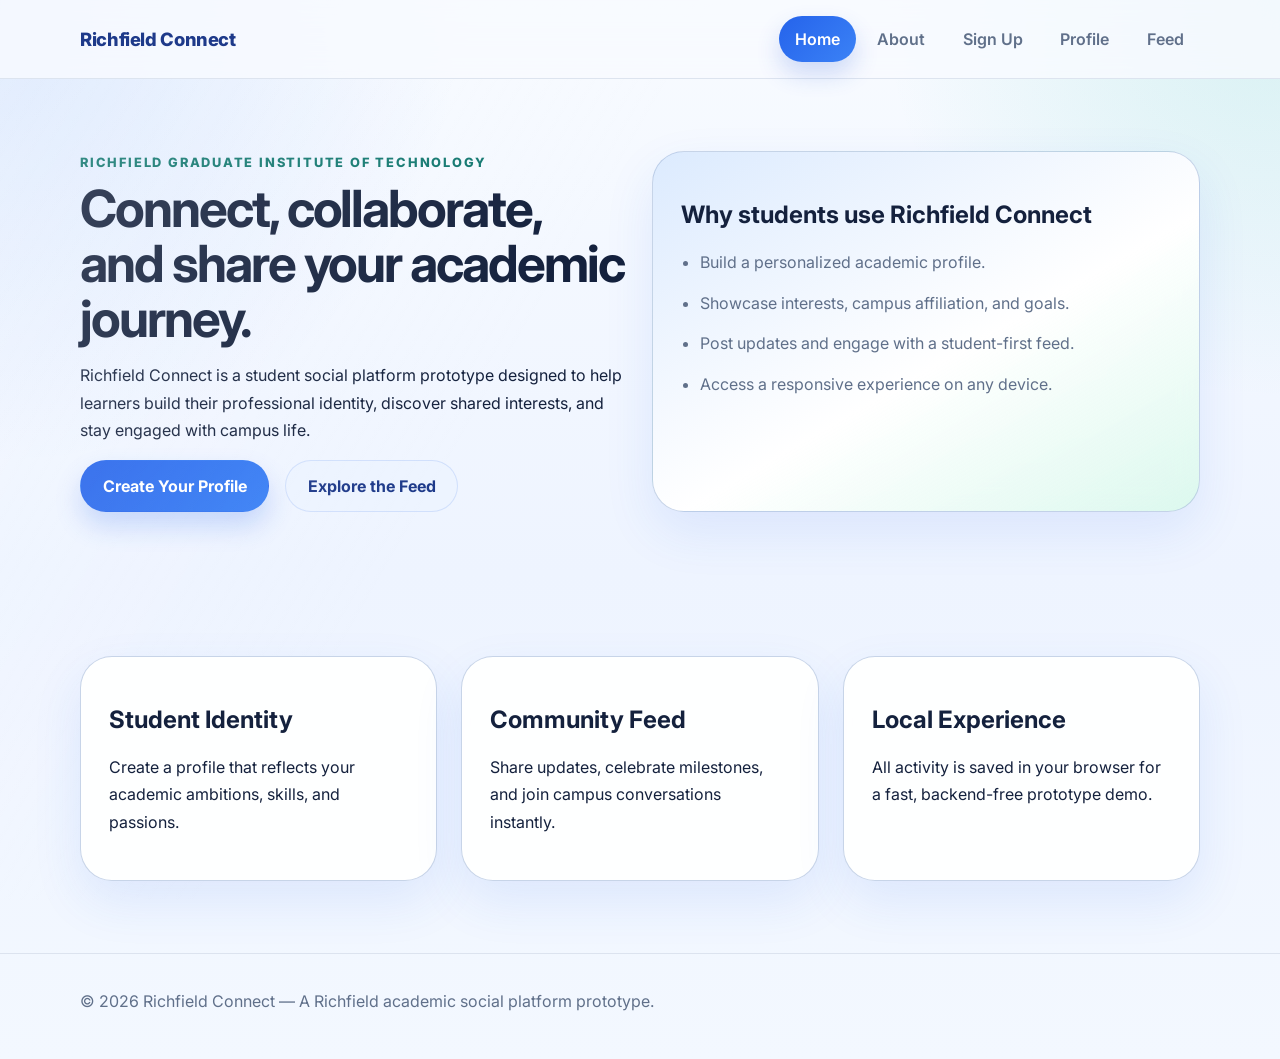
<file: index.html>
<!DOCTYPE html>
<html lang="en">
  <head>
    <meta charset="UTF-8" />
    <meta name="viewport" content="width=device-width, initial-scale=1.0" />
    <title>Richfield Connect | Home</title>
    <link rel="preconnect" href="https://fonts.googleapis.com" />
    <link rel="preconnect" href="https://fonts.gstatic.com" crossorigin />
    <link
      href="https://fonts.googleapis.com/css2?family=Inter:wght@400;500;600;700&display=swap"
      rel="stylesheet"
    />
    <link rel="stylesheet" href="css/styles.css" />
  </head>
  <body data-page="home">
    <header class="site-header">
      <nav class="navbar container" aria-label="Primary navigation">
        <a class="brand" href="index.html">Richfield Connect</a>
        <button class="nav-toggle" type="button" aria-label="Toggle navigation">
          ☰
        </button>
        <div class="nav-links">
          <a href="index.html" class="nav-link active">Home</a>
          <a href="about.html" class="nav-link">About</a>
          <a href="signup.html" class="nav-link">Sign Up</a>
          <a href="profile.html" class="nav-link">Profile</a>
          <a href="feed.html" class="nav-link">Feed</a>
        </div>
      </nav>
    </header>

    <main>
      <section class="hero-section">
        <div class="container hero-grid">
          <div class="hero-copy">
            <span class="eyebrow">Richfield Graduate Institute of Technology</span>
            <h1>Connect, collaborate, and share your academic journey.</h1>
            <p>
              Richfield Connect is a student social platform prototype designed to help learners
              build their professional identity, discover shared interests, and stay engaged with
              campus life.
            </p>
            <div class="hero-actions">
              <a class="button primary-button cta-pulse" href="signup.html">Create Your Profile</a>
              <a class="button secondary-button" href="feed.html">Explore the Feed</a>
            </div>
          </div>
          <div class="hero-card card">
            <h2>Why students use Richfield Connect</h2>
            <ul class="feature-list">
              <li>Build a personalized academic profile.</li>
              <li>Showcase interests, campus affiliation, and goals.</li>
              <li>Post updates and engage with a student-first feed.</li>
              <li>Access a responsive experience on any device.</li>
            </ul>
          </div>
        </div>
      </section>

      <section class="info-section">
        <div class="container section-grid">
          <article class="card">
            <h2>Student Identity</h2>
            <p>Create a profile that reflects your academic ambitions, skills, and passions.</p>
          </article>
          <article class="card">
            <h2>Community Feed</h2>
            <p>Share updates, celebrate milestones, and join campus conversations instantly.</p>
          </article>
          <article class="card">
            <h2>Local Experience</h2>
            <p>All activity is saved in your browser for a fast, backend-free prototype demo.</p>
          </article>
        </div>
      </section>
    </main>

    <footer class="site-footer">
      <div class="container">
        <p>© 2026 Richfield Connect — A Richfield academic social platform prototype.</p>
      </div>
    </footer>

    <script src="https://code.jquery.com/jquery-3.7.1.min.js"></script>
    <script src="js/main.js"></script>
  </body>
</html>
</file>
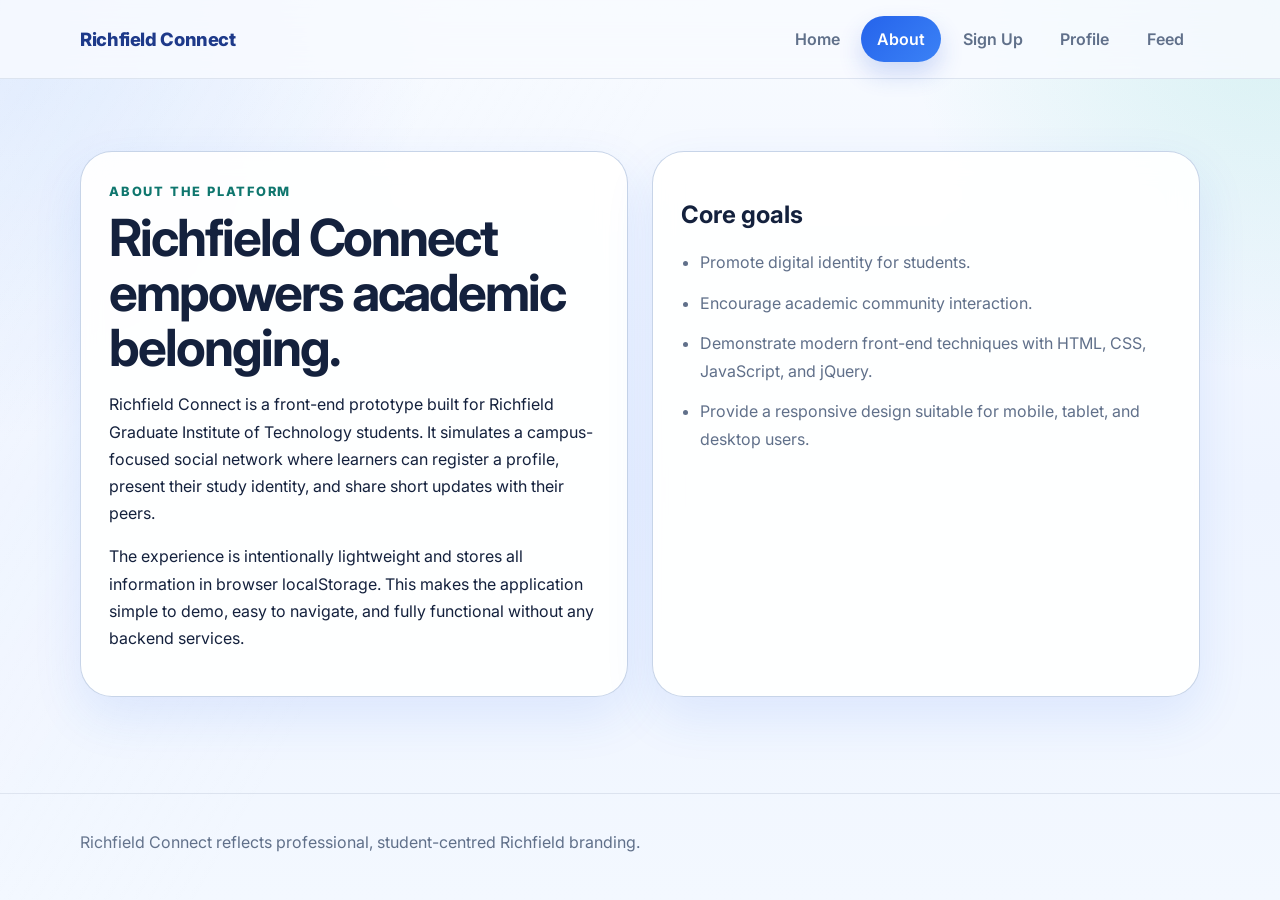
<file: about.html>
<!DOCTYPE html>
<html lang="en">
  <head>
    <meta charset="UTF-8" />
    <meta name="viewport" content="width=device-width, initial-scale=1.0" />
    <title>Richfield Connect | About</title>
    <link rel="preconnect" href="https://fonts.googleapis.com" />
    <link rel="preconnect" href="https://fonts.gstatic.com" crossorigin />
    <link
      href="https://fonts.googleapis.com/css2?family=Inter:wght@400;500;600;700&display=swap"
      rel="stylesheet"
    />
    <link rel="stylesheet" href="css/styles.css" />
  </head>
  <body data-page="about">
    <header class="site-header">
      <nav class="navbar container" aria-label="Primary navigation">
        <a class="brand" href="index.html">Richfield Connect</a>
        <button class="nav-toggle" type="button" aria-label="Toggle navigation">
          ☰
        </button>
        <div class="nav-links">
          <a href="index.html" class="nav-link">Home</a>
          <a href="about.html" class="nav-link active">About</a>
          <a href="signup.html" class="nav-link">Sign Up</a>
          <a href="profile.html" class="nav-link">Profile</a>
          <a href="feed.html" class="nav-link">Feed</a>
        </div>
      </nav>
    </header>

    <main class="page-section">
      <div class="container about-layout">
        <section class="card about-main">
          <span class="eyebrow">About the platform</span>
          <h1>Richfield Connect empowers academic belonging.</h1>
          <p>
            Richfield Connect is a front-end prototype built for Richfield Graduate Institute of
            Technology students. It simulates a campus-focused social network where learners can
            register a profile, present their study identity, and share short updates with their
            peers.
          </p>
          <p>
            The experience is intentionally lightweight and stores all information in browser
            localStorage. This makes the application simple to demo, easy to navigate, and fully
            functional without any backend services.
          </p>
        </section>

        <aside class="card about-sidebar">
          <h2>Core goals</h2>
          <ul class="feature-list">
            <li>Promote digital identity for students.</li>
            <li>Encourage academic community interaction.</li>
            <li>Demonstrate modern front-end techniques with HTML, CSS, JavaScript, and jQuery.</li>
            <li>Provide a responsive design suitable for mobile, tablet, and desktop users.</li>
          </ul>
        </aside>
      </div>
    </main>

    <footer class="site-footer">
      <div class="container">
        <p>Richfield Connect reflects professional, student-centred Richfield branding.</p>
      </div>
    </footer>

    <script src="https://code.jquery.com/jquery-3.7.1.min.js"></script>
    <script src="js/main.js"></script>
  </body>
</html>
</file>
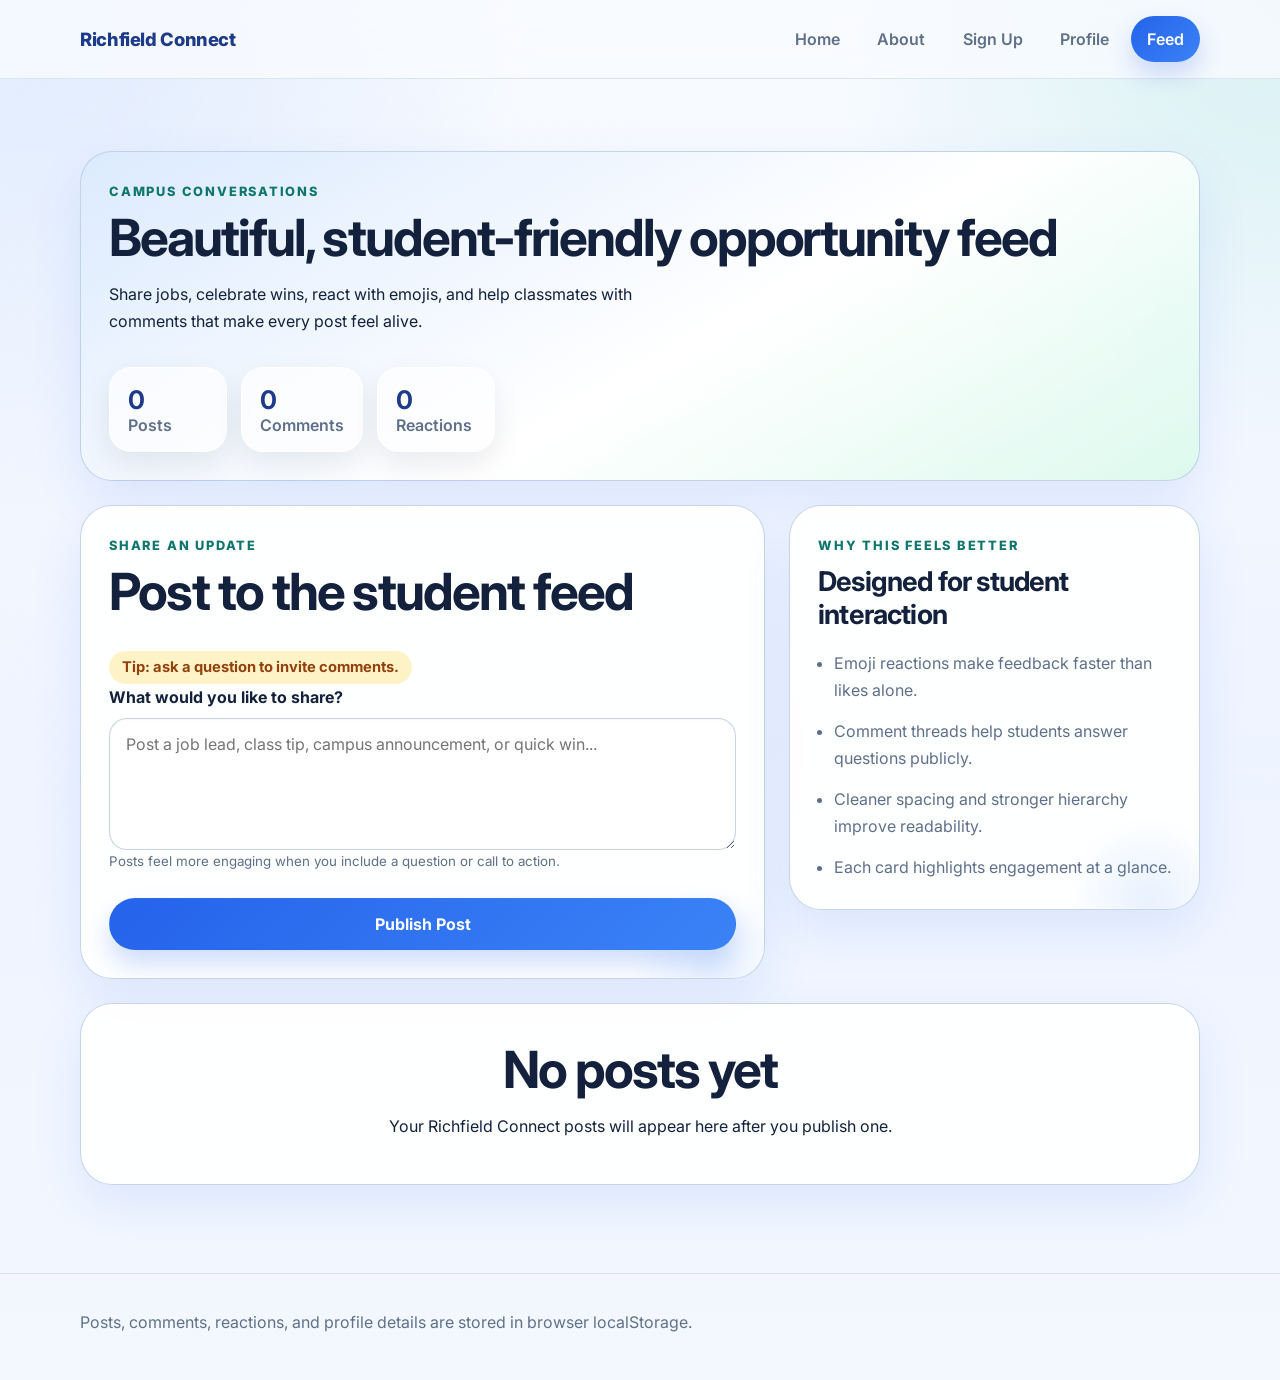
<file: feed.html>
<!DOCTYPE html>
<html lang="en">
  <head>
    <meta charset="UTF-8" />
    <meta name="viewport" content="width=device-width, initial-scale=1.0" />
    <title>Richfield Connect | Feed</title>
    <link rel="preconnect" href="https://fonts.googleapis.com" />
    <link rel="preconnect" href="https://fonts.gstatic.com" crossorigin />
    <link
      href="https://fonts.googleapis.com/css2?family=Inter:wght@400;500;600;700;800&display=swap"
      rel="stylesheet"
    />
    <link rel="stylesheet" href="css/styles.css" />
  </head>
  <body data-page="feed">
    <header class="site-header">
      <nav class="navbar container" aria-label="Primary navigation">
        <a class="brand" href="index.html">Richfield Connect</a>
        <button class="nav-toggle" type="button" aria-label="Toggle navigation">
          ☰
        </button>
        <div class="nav-links">
          <a href="index.html" class="nav-link">Home</a>
          <a href="about.html" class="nav-link">About</a>
          <a href="signup.html" class="nav-link">Sign Up</a>
          <a href="profile.html" class="nav-link">Profile</a>
          <a href="feed.html" class="nav-link active">Feed</a>
        </div>
      </nav>
    </header>

    <main class="page-section">
      <div class="container feed-page-shell">
        <section class="feed-hero card">
          <div>
            <span class="eyebrow">Campus conversations</span>
            <h1>Beautiful, student-friendly opportunity feed</h1>
            <p>
              Share jobs, celebrate wins, react with emojis, and help classmates with comments that
              make every post feel alive.
            </p>
          </div>
          <div class="feed-hero-stats" aria-label="Feed highlights">
            <div class="stat-pill">
              <strong id="hero-post-count">0</strong>
              <span>Posts</span>
            </div>
            <div class="stat-pill">
              <strong id="hero-comment-count">0</strong>
              <span>Comments</span>
            </div>
            <div class="stat-pill">
              <strong id="hero-reaction-count">0</strong>
              <span>Reactions</span>
            </div>
          </div>
        </section>

        <div class="feed-layout enhanced-feed-layout">
          <section class="card post-composer">
            <div class="section-heading stacked-heading">
              <div>
                <span class="eyebrow">Share an update</span>
                <h2>Post to the student feed</h2>
              </div>
              <span class="tag composer-tip">Tip: ask a question to invite comments.</span>
            </div>
            <div id="feed-user-message" class="info-banner hidden"></div>
            <form id="post-form" novalidate>
              <label for="postContent">What would you like to share?</label>
              <textarea
                id="postContent"
                rows="5"
                placeholder="Post a job lead, class tip, campus announcement, or quick win..."
              ></textarea>
              <small class="helper-text">Posts feel more engaging when you include a question or call to action.</small>
              <small class="error-message" id="post-error"></small>
              <button type="submit" class="button primary-button">Publish Post</button>
            </form>
          </section>

          <aside class="card feed-sidebar">
            <span class="eyebrow">Why this feels better</span>
            <h2>Designed for student interaction</h2>
            <ul class="feature-list compact-list">
              <li>Emoji reactions make feedback faster than likes alone.</li>
              <li>Comment threads help students answer questions publicly.</li>
              <li>Cleaner spacing and stronger hierarchy improve readability.</li>
              <li>Each card highlights engagement at a glance.</li>
            </ul>
          </aside>

          <section class="feed-stream full-span">
            <div id="feed-empty-state" class="card empty-state hidden">
              <h2>No posts yet</h2>
              <p>Your Richfield Connect posts will appear here after you publish one.</p>
            </div>
            <div id="post-list" class="post-list"></div>
          </section>
        </div>
      </div>
    </main>

    <footer class="site-footer">
      <div class="container">
        <p>Posts, comments, reactions, and profile details are stored in browser localStorage.</p>
      </div>
    </footer>

    <script src="https://code.jquery.com/jquery-3.7.1.min.js"></script>
    <script src="js/main.js"></script>
    <script src="js/feed.js"></script>
  </body>
</html>
</file>
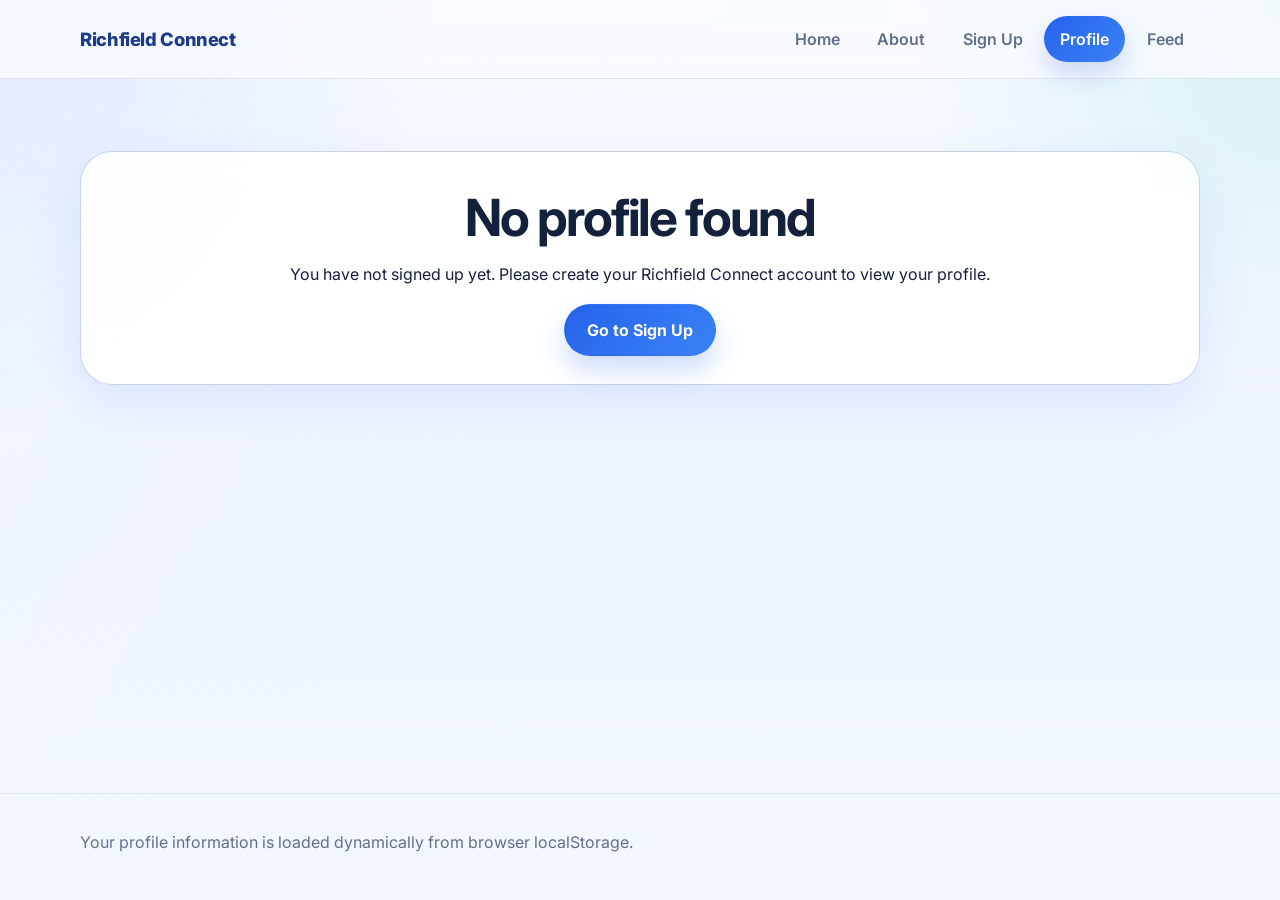
<file: profile.html>
<!DOCTYPE html>
<html lang="en">
  <head>
    <meta charset="UTF-8" />
    <meta name="viewport" content="width=device-width, initial-scale=1.0" />
    <title>Richfield Connect | Profile</title>
    <link rel="preconnect" href="https://fonts.googleapis.com" />
    <link rel="preconnect" href="https://fonts.gstatic.com" crossorigin />
    <link
      href="https://fonts.googleapis.com/css2?family=Inter:wght@400;500;600;700&display=swap"
      rel="stylesheet"
    />
    <link rel="stylesheet" href="css/styles.css" />
  </head>
  <body data-page="profile">
    <header class="site-header">
      <nav class="navbar container" aria-label="Primary navigation">
        <a class="brand" href="index.html">Richfield Connect</a>
        <button class="nav-toggle" type="button" aria-label="Toggle navigation">
          ☰
        </button>
        <div class="nav-links">
          <a href="index.html" class="nav-link">Home</a>
          <a href="about.html" class="nav-link">About</a>
          <a href="signup.html" class="nav-link">Sign Up</a>
          <a href="profile.html" class="nav-link active">Profile</a>
          <a href="feed.html" class="nav-link">Feed</a>
        </div>
      </nav>
    </header>

    <main class="page-section">
      <div class="container">
        <div id="profile-empty-state" class="card empty-state hidden">
          <h1>No profile found</h1>
          <p>
            You have not signed up yet. Please create your Richfield Connect account to view your
            profile.
          </p>
          <a href="signup.html" class="button primary-button">Go to Sign Up</a>
        </div>

        <section id="profile-content" class="profile-layout hidden">
          <article class="card profile-summary">
            <span class="eyebrow">Student profile</span>
            <h1 id="profile-name"></h1>
            <p id="profile-email" class="profile-email"></p>
            <div class="tag-list" id="profile-interests"></div>
          </article>

          <article class="card profile-details-card">
            <button class="toggle-button" type="button" data-target="#academic-section">
              Academic Info
            </button>
            <div class="detail-section" id="academic-section">
              <dl class="detail-list">
                <div>
                  <dt>Student Number</dt>
                  <dd id="profile-student-number"></dd>
                </div>
                <div>
                  <dt>Campus / DL</dt>
                  <dd id="profile-campus"></dd>
                </div>
              </dl>
            </div>

            <button class="toggle-button" type="button" data-target="#bio-section">Bio</button>
            <div class="detail-section" id="bio-section">
              <p id="profile-bio"></p>
            </div>
          </article>
        </section>
      </div>
    </main>

    <footer class="site-footer">
      <div class="container">
        <p>Your profile information is loaded dynamically from browser localStorage.</p>
      </div>
    </footer>

    <script src="https://code.jquery.com/jquery-3.7.1.min.js"></script>
    <script src="js/main.js"></script>
    <script src="js/profile.js"></script>
  </body>
</html>
</file>
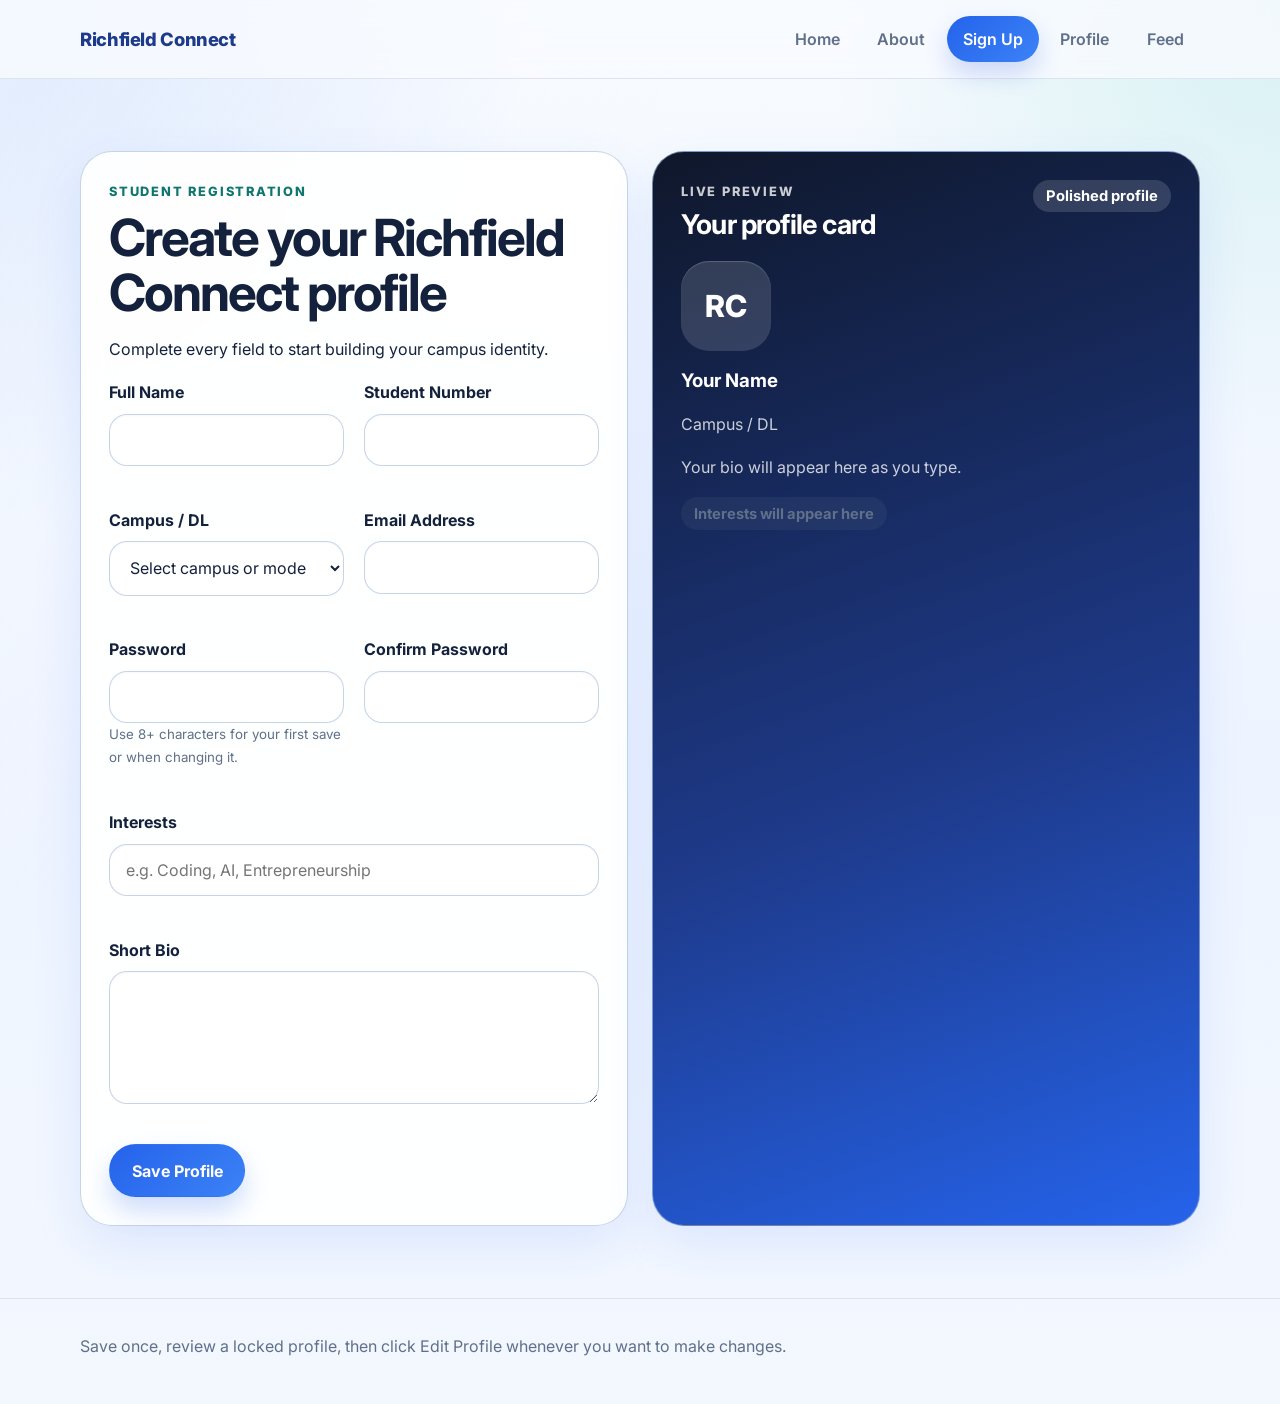
<file: signup.html>
<!DOCTYPE html>
<html lang="en">
  <head>
    <meta charset="UTF-8" />
    <meta name="viewport" content="width=device-width, initial-scale=1.0" />
    <title>Richfield Connect | Sign Up</title>
    <link rel="preconnect" href="https://fonts.googleapis.com" />
    <link rel="preconnect" href="https://fonts.gstatic.com" crossorigin />
    <link
      href="https://fonts.googleapis.com/css2?family=Inter:wght@400;500;600;700;800&display=swap"
      rel="stylesheet"
    />
    <link rel="stylesheet" href="css/styles.css" />
  </head>
  <body data-page="signup">
    <header class="site-header">
      <nav class="navbar container" aria-label="Primary navigation">
        <a class="brand" href="index.html">Richfield Connect</a>
        <button class="nav-toggle" type="button" aria-label="Toggle navigation">
          ☰
        </button>
        <div class="nav-links">
          <a href="index.html" class="nav-link">Home</a>
          <a href="about.html" class="nav-link">About</a>
          <a href="signup.html" class="nav-link active">Sign Up</a>
          <a href="profile.html" class="nav-link">Profile</a>
          <a href="feed.html" class="nav-link">Feed</a>
        </div>
      </nav>
    </header>

    <main class="page-section">
      <div class="container split-layout signup-layout">
        <section class="card form-card">
          <div class="section-heading stacked-heading">
            <div>
              <span class="eyebrow">Student registration</span>
              <h1>Create your Richfield Connect profile</h1>
              <p>Complete every field to start building your campus identity.</p>
            </div>
            <span id="profile-lock-indicator" class="tag muted hidden">Locked</span>
          </div>

          <div id="profile-status" class="info-banner hidden"></div>

          <form id="signup-form" novalidate>
            <div class="form-grid">
              <div class="field-group">
                <label for="fullName">Full Name</label>
                <input type="text" id="fullName" name="fullName" />
                <small class="error-message" id="fullName-error"></small>
              </div>

              <div class="field-group">
                <label for="studentNumber">Student Number</label>
                <input type="text" id="studentNumber" name="studentNumber" inputmode="numeric" />
                <small class="error-message" id="studentNumber-error"></small>
              </div>

              <div class="field-group">
                <label for="campus">Campus / DL</label>
                <select id="campus" name="campus">
                  <option value="">Select campus or mode</option>
                  <option value="Johannesburg">Johannesburg</option>
                  <option value="Pretoria">Pretoria</option>
                  <option value="Cape Town">Cape Town</option>
                  <option value="Durban">Durban</option>
                  <option value="Distance Learning">Distance Learning</option>
                </select>
                <small class="error-message" id="campus-error"></small>
              </div>

              <div class="field-group">
                <label for="email">Email Address</label>
                <input type="email" id="email" name="email" />
                <small class="error-message" id="email-error"></small>
              </div>

              <div class="field-group" id="password-group">
                <label for="password">Password</label>
                <input type="password" id="password" name="password" />
                <small class="helper-text">Use 8+ characters for your first save or when changing it.</small>
                <small class="error-message" id="password-error"></small>
              </div>

              <div class="field-group" id="confirm-password-group">
                <label for="confirmPassword">Confirm Password</label>
                <input type="password" id="confirmPassword" name="confirmPassword" />
                <small class="error-message" id="confirmPassword-error"></small>
              </div>

              <div class="field-group full-width">
                <label for="interests">Interests</label>
                <input
                  type="text"
                  id="interests"
                  name="interests"
                  placeholder="e.g. Coding, AI, Entrepreneurship"
                />
                <small class="error-message" id="interests-error"></small>
              </div>

              <div class="field-group full-width">
                <label for="bio">Short Bio</label>
                <textarea id="bio" name="bio" rows="5"></textarea>
                <small class="error-message" id="bio-error"></small>
              </div>
            </div>

            <div class="form-actions">
              <button type="submit" id="save-profile-button" class="button primary-button">Save Profile</button>
              <button type="button" id="edit-profile-button" class="button secondary-button hidden">Edit Profile</button>
              <a href="profile.html" id="view-profile-button" class="button tertiary-button hidden">View Profile</a>
            </div>
          </form>
        </section>

        <aside class="card preview-card" id="profile-preview">
          <div class="section-heading stacked-heading">
            <div>
              <span class="eyebrow">Live preview</span>
              <h2>Your profile card</h2>
            </div>
            <span class="tag preview-badge">Polished profile</span>
          </div>
          <div class="preview-avatar">RC</div>
          <h3 id="preview-name">Your Name</h3>
          <p class="preview-campus" id="preview-campus">Campus / DL</p>
          <p id="preview-bio">Your bio will appear here as you type.</p>
          <div class="tag-list" id="preview-interests">
            <span class="tag muted">Interests will appear here</span>
          </div>
        </aside>
      </div>
    </main>

    <footer class="site-footer">
      <div class="container">
        <p>Save once, review a locked profile, then click Edit Profile whenever you want to make changes.</p>
      </div>
    </footer>

    <script src="https://code.jquery.com/jquery-3.7.1.min.js"></script>
    <script src="js/main.js"></script>
    <script src="js/signup.js"></script>
  </body>
</html>
</file>
<file: css/styles.css>
:root {
  --bg: #eef4ff;
  --surface: rgba(255, 255, 255, 0.92);
  --surface-strong: #ffffff;
  --surface-alt: #edf4ff;
  --surface-alt-strong: #dbeafe;
  --text: #14213d;
  --muted: #60708a;
  --border: rgba(170, 190, 220, 0.65);
  --primary: #2563eb;
  --primary-dark: #1e3a8a;
  --accent: #0f766e;
  --accent-soft: #d1fae5;
  --danger: #dc2626;
  --success: #166534;
  --success-soft: #dcfce7;
  --warning: #92400e;
  --warning-soft: #fef3c7;
  --shadow: 0 20px 50px rgba(37, 99, 235, 0.1);
  --shadow-soft: 0 12px 30px rgba(15, 23, 42, 0.08);
  --radius-xl: 32px;
  --radius-lg: 24px;
  --radius-md: 18px;
  --radius-sm: 12px;
  --container: 1120px;
}

* {
  box-sizing: border-box;
}

html {
  scroll-behavior: smooth;
}

body {
  margin: 0;
  font-family: 'Inter', sans-serif;
  background:
    radial-gradient(circle at top left, rgba(59, 130, 246, 0.16), transparent 28%),
    radial-gradient(circle at top right, rgba(20, 184, 166, 0.14), transparent 24%),
    linear-gradient(180deg, #f8fbff 0%, var(--bg) 54%, #f3f8ff 100%);
  color: var(--text);
  min-height: 100vh;
  display: flex;
  flex-direction: column;
}

body::before {
  content: '';
  position: fixed;
  inset: 0;
  pointer-events: none;
  background: linear-gradient(120deg, rgba(255, 255, 255, 0.2), transparent 40%);
}

a {
  color: inherit;
  text-decoration: none;
}

img {
  max-width: 100%;
}

main {
  flex: 1;
}

.container {
  width: min(calc(100% - 2rem), var(--container));
  margin: 0 auto;
}

.site-header {
  position: sticky;
  top: 0;
  z-index: 10;
  backdrop-filter: blur(16px);
  background: rgba(248, 251, 255, 0.82);
  border-bottom: 1px solid rgba(215, 223, 235, 0.8);
}

.navbar {
  min-height: 78px;
  display: flex;
  align-items: center;
  justify-content: space-between;
  gap: 1rem;
}

.brand {
  font-size: 1.15rem;
  font-weight: 800;
  color: var(--primary-dark);
  letter-spacing: -0.02em;
}

.nav-links {
  display: flex;
  align-items: center;
  gap: 0.35rem;
}

.nav-link,
.toggle-button,
.button,
.action-chip,
.reaction-button {
  transition:
    transform 0.2s ease,
    background-color 0.2s ease,
    color 0.2s ease,
    border-color 0.2s ease,
    box-shadow 0.2s ease,
    opacity 0.2s ease;
}

.nav-link {
  padding: 0.8rem 1rem;
  border-radius: 999px;
  color: var(--muted);
  font-weight: 600;
}

.nav-link:hover,
.nav-link:focus-visible {
  background: rgba(37, 99, 235, 0.08);
  color: var(--primary);
}

.nav-link.active {
  background: linear-gradient(135deg, var(--primary) 0%, #3b82f6 100%);
  color: #fff;
  box-shadow: 0 12px 24px rgba(29, 78, 216, 0.2);
}

.nav-toggle {
  display: none;
  border: 0;
  background: var(--surface-strong);
  border-radius: 12px;
  padding: 0.75rem 0.95rem;
  font-size: 1.2rem;
  color: var(--primary-dark);
  box-shadow: var(--shadow-soft);
}

.hero-section,
.page-section,
.info-section {
  padding: 4.5rem 0;
}

.hero-grid,
.section-grid,
.split-layout,
.about-layout,
.feed-layout,
.profile-layout,
.signup-layout {
  display: grid;
  gap: 1.5rem;
}

.hero-grid,
.split-layout,
.about-layout,
.feed-layout,
.profile-layout,
.signup-layout {
  grid-template-columns: repeat(2, minmax(0, 1fr));
}

.section-grid {
  grid-template-columns: repeat(3, minmax(0, 1fr));
}

.hero-copy h1,
.about-main h1,
.section-heading h1,
.section-heading h2,
.profile-summary h1,
.empty-state h1,
.empty-state h2,
.feed-hero h1 {
  margin: 0.6rem 0 1rem;
  font-size: clamp(2rem, 4vw, 3.5rem);
  line-height: 1.08;
  letter-spacing: -0.04em;
}

.hero-copy p,
.about-main p,
.card p,
.empty-state p,
label,
input,
textarea,
select,
dd,
dt,
li,
small,
button {
  line-height: 1.7;
}

.eyebrow {
  display: inline-flex;
  align-items: center;
  gap: 0.35rem;
  font-size: 0.8rem;
  letter-spacing: 0.14em;
  text-transform: uppercase;
  color: var(--accent);
  font-weight: 800;
}

.card {
  background: var(--surface);
  border: 1px solid var(--border);
  border-radius: var(--radius-xl);
  padding: 1.75rem;
  box-shadow: var(--shadow);
  backdrop-filter: blur(14px);
}

.hero-card,
.feed-hero {
  background:
    linear-gradient(150deg, rgba(219, 234, 254, 0.98) 0%, rgba(255, 255, 255, 0.98) 56%, rgba(209, 250, 229, 0.65) 100%);
}

.feature-list {
  margin: 1.2rem 0 0;
  padding-left: 1.2rem;
  color: var(--muted);
}

.feature-list li + li {
  margin-top: 0.85rem;
}

.compact-list {
  padding-left: 1rem;
}

.button,
.toggle-button,
.action-chip,
.reaction-button {
  display: inline-flex;
  align-items: center;
  justify-content: center;
  gap: 0.5rem;
  border: 1px solid transparent;
  border-radius: 999px;
  cursor: pointer;
  font: inherit;
  font-weight: 700;
}

.button,
.action-chip {
  padding: 0.95rem 1.35rem;
}

.button:hover,
.toggle-button:hover,
.action-chip:hover,
.reaction-button:hover {
  transform: translateY(-1px);
}

.primary-button {
  background: linear-gradient(135deg, var(--primary) 0%, #3b82f6 100%);
  color: #fff;
  box-shadow: 0 14px 26px rgba(37, 99, 235, 0.22);
}

.secondary-button,
.toggle-button,
.action-chip,
.tertiary-button {
  background: var(--surface-alt);
  color: var(--primary-dark);
  border-color: rgba(37, 99, 235, 0.14);
}

.tertiary-button {
  text-decoration: none;
}

.hero-actions,
.section-heading,
.form-actions,
.comment-header,
.feed-hero {
  display: flex;
  flex-wrap: wrap;
  gap: 1rem;
  align-items: center;
}

.stacked-heading {
  align-items: flex-start;
  justify-content: space-between;
}

.form-grid {
  display: grid;
  grid-template-columns: repeat(2, minmax(0, 1fr));
  gap: 1rem 1.25rem;
}

.field-group,
.post-composer form,
.comment-form,
.feed-stream,
.post-list,
.post-card,
.comment-section {
  display: flex;
  flex-direction: column;
}

.full-width,
.full-span {
  grid-column: 1 / -1;
}

label {
  margin-bottom: 0.45rem;
  font-weight: 700;
}

input,
textarea,
select {
  width: 100%;
  border: 1px solid var(--border);
  border-radius: var(--radius-md);
  padding: 0.95rem 1rem;
  font: inherit;
  background: rgba(255, 255, 255, 0.94);
  color: var(--text);
  box-shadow: inset 0 1px 2px rgba(15, 23, 42, 0.03);
}

input:focus,
textarea:focus,
select:focus {
  outline: 3px solid rgba(37, 99, 235, 0.14);
  border-color: rgba(37, 99, 235, 0.65);
}

input:disabled,
textarea:disabled,
select:disabled {
  background: #e5ebf5;
  color: #7b8798;
  cursor: not-allowed;
}

.helper-text,
.post-meta,
.preview-campus,
.comment-meta span,
.reaction-summary,
.comment-empty-state,
.profile-email {
  color: var(--muted);
}

.error-message {
  min-height: 1.2rem;
  margin-top: 0.35rem;
  color: var(--danger);
}

.preview-card {
  background: linear-gradient(160deg, #0f172a 0%, #1e3a8a 58%, #2563eb 100%);
  color: #fff;
}

.preview-card .eyebrow,
.preview-campus,
.preview-card p {
  color: rgba(255, 255, 255, 0.78);
}

.preview-avatar {
  width: 90px;
  height: 90px;
  display: grid;
  place-items: center;
  border-radius: 28px;
  background: rgba(255, 255, 255, 0.14);
  font-size: 1.9rem;
  font-weight: 800;
  margin: 1rem 0;
  box-shadow: inset 0 1px 1px rgba(255, 255, 255, 0.2);
}

.tag-list {
  display: flex;
  flex-wrap: wrap;
  gap: 0.65rem;
  margin-top: 1rem;
}

.tag {
  display: inline-flex;
  align-items: center;
  padding: 0.45rem 0.8rem;
  border-radius: 999px;
  background: rgba(37, 99, 235, 0.1);
  color: var(--primary-dark);
  font-size: 0.92rem;
  font-weight: 700;
}

.preview-card .tag,
.preview-badge {
  background: rgba(255, 255, 255, 0.14);
  color: #fff;
}

.tag.muted {
  background: rgba(96, 112, 138, 0.14);
  color: var(--muted);
}

.info-banner {
  margin-bottom: 1rem;
  padding: 0.95rem 1rem;
  border-radius: var(--radius-md);
  background: rgba(22, 101, 52, 0.08);
  color: var(--success);
  border: 1px solid rgba(22, 101, 52, 0.18);
}

.hidden {
  display: none !important;
}

.profile-summary,
.profile-details-card,
.post-composer,
.empty-state,
.feed-sidebar {
  height: fit-content;
}

.detail-section {
  padding-top: 1rem;
}

.detail-section.hidden-panel {
  display: none;
}

.detail-list {
  margin: 0;
  display: grid;
  gap: 1rem;
}

.detail-list div {
  padding: 1rem;
  border-radius: var(--radius-md);
  background: var(--surface-alt);
}

.detail-list dt {
  font-size: 0.85rem;
  color: var(--muted);
  text-transform: uppercase;
  letter-spacing: 0.08em;
}

.detail-list dd {
  margin: 0.35rem 0 0;
  font-weight: 700;
}

.feed-page-shell {
  display: flex;
  flex-direction: column;
  gap: 1.5rem;
}

.feed-hero {
  justify-content: space-between;
}

.feed-hero p {
  max-width: 60ch;
}

.feed-hero-stats {
  display: flex;
  flex-wrap: wrap;
  gap: 0.9rem;
}

.stat-pill {
  min-width: 118px;
  padding: 1rem 1.1rem;
  border-radius: 22px;
  background: rgba(255, 255, 255, 0.7);
  border: 1px solid rgba(255, 255, 255, 0.78);
  box-shadow: var(--shadow-soft);
}

.stat-pill strong,
.stat-pill span {
  display: block;
}

.stat-pill strong {
  font-size: 1.6rem;
  color: var(--primary-dark);
}

.stat-pill span {
  color: var(--muted);
  font-weight: 600;
}

.enhanced-feed-layout {
  grid-template-columns: minmax(0, 1.25fr) minmax(300px, 0.75fr);
  align-items: start;
}

.post-composer,
.feed-sidebar,
.post-card {
  position: relative;
  overflow: hidden;
}

.post-composer::after,
.feed-sidebar::after,
.post-card::after {
  content: '';
  position: absolute;
  inset: auto -40px -80px auto;
  width: 180px;
  height: 180px;
  background: radial-gradient(circle, rgba(59, 130, 246, 0.11), transparent 65%);
  pointer-events: none;
}

.composer-tip {
  background: var(--warning-soft);
  color: var(--warning);
}

.feed-stream,
.post-list,
.comment-list {
  gap: 1rem;
}

.post-card {
  gap: 1.2rem;
}

.post-header,
.post-actions,
.reaction-buttons,
.comment-meta {
  display: flex;
  align-items: center;
  justify-content: space-between;
  gap: 1rem;
}

.post-body p {
  margin: 0;
  font-size: 1.04rem;
}

.action-chip {
  padding: 0.7rem 1rem;
  background: rgba(37, 99, 235, 0.08);
}

.action-chip.delete {
  color: var(--danger);
  background: rgba(220, 38, 38, 0.08);
  border-color: rgba(220, 38, 38, 0.12);
}

.reaction-panel,
.comment-section {
  background: rgba(255, 255, 255, 0.68);
  border: 1px solid rgba(180, 197, 228, 0.55);
  border-radius: var(--radius-lg);
  padding: 1rem;
}

.reaction-title,
.comment-header h3 {
  margin: 0;
  font-size: 1rem;
  font-weight: 800;
}

.reaction-buttons {
  justify-content: flex-start;
  flex-wrap: wrap;
  margin: 0.7rem 0 0.35rem;
}

.reaction-button {
  padding: 0.7rem 0.95rem;
  background: var(--surface-strong);
  border-color: rgba(37, 99, 235, 0.14);
  box-shadow: var(--shadow-soft);
}

.reaction-button strong {
  color: var(--primary-dark);
}

.comment-list {
  margin-top: 0.85rem;
}

.comment-item {
  border-radius: var(--radius-md);
  padding: 0.9rem 1rem;
  background: rgba(237, 244, 255, 0.88);
  border: 1px solid rgba(180, 197, 228, 0.45);
}

.comment-item p {
  margin: 0.35rem 0 0;
}

.comment-meta {
  justify-content: flex-start;
  flex-wrap: wrap;
}

.comment-form textarea {
  min-height: 96px;
}

.form-actions {
  margin-top: 1rem;
}

.form-card {
  position: relative;
}

.field-group.is-locked {
  opacity: 0.78;
}

.feed-sidebar h2,
.preview-card h2 {
  margin: 0.65rem 0 0.3rem;
  font-size: 1.7rem;
  letter-spacing: -0.03em;
}

.empty-state {
  text-align: center;
}

.site-footer {
  border-top: 1px solid rgba(215, 223, 235, 0.8);
  padding: 1.35rem 0 2rem;
  color: var(--muted);
}

.sr-only {
  position: absolute;
  width: 1px;
  height: 1px;
  padding: 0;
  margin: -1px;
  overflow: hidden;
  clip: rect(0, 0, 0, 0);
  white-space: nowrap;
  border: 0;
}

.cta-pulse {
  animation: pulse 2.8s ease-in-out infinite;
}

@keyframes pulse {
  0%,
  100% {
    box-shadow: 0 14px 26px rgba(37, 99, 235, 0.22);
  }

  50% {
    box-shadow: 0 18px 36px rgba(37, 99, 235, 0.34);
  }
}

@media (max-width: 900px) {
  .hero-grid,
  .section-grid,
  .split-layout,
  .about-layout,
  .feed-layout,
  .profile-layout,
  .form-grid,
  .signup-layout,
  .enhanced-feed-layout {
    grid-template-columns: 1fr;
  }

  .nav-toggle {
    display: inline-flex;
  }

  .nav-links {
    position: absolute;
    left: 1rem;
    right: 1rem;
    top: calc(100% + 0.75rem);
    display: none;
    flex-direction: column;
    align-items: stretch;
    padding: 0.85rem;
    background: rgba(255, 255, 255, 0.98);
    border: 1px solid var(--border);
    border-radius: 18px;
    box-shadow: var(--shadow);
  }

  .nav-links.open {
    display: flex;
  }

  .nav-link {
    border-radius: 14px;
  }

  .feed-hero {
    flex-direction: column;
  }
}

@media (max-width: 600px) {
  .hero-section,
  .page-section,
  .info-section {
    padding: 3rem 0;
  }

  .card {
    padding: 1.25rem;
    border-radius: 24px;
  }

  .hero-actions,
  .section-heading,
  .post-actions,
  .post-header,
  .form-actions,
  .comment-header,
  .comment-meta {
    flex-direction: column;
    align-items: flex-start;
  }

  .button,
  .toggle-button,
  .action-chip,
  .tertiary-button {
    width: 100%;
  }

  .stat-pill {
    width: 100%;
  }
}
</file>
